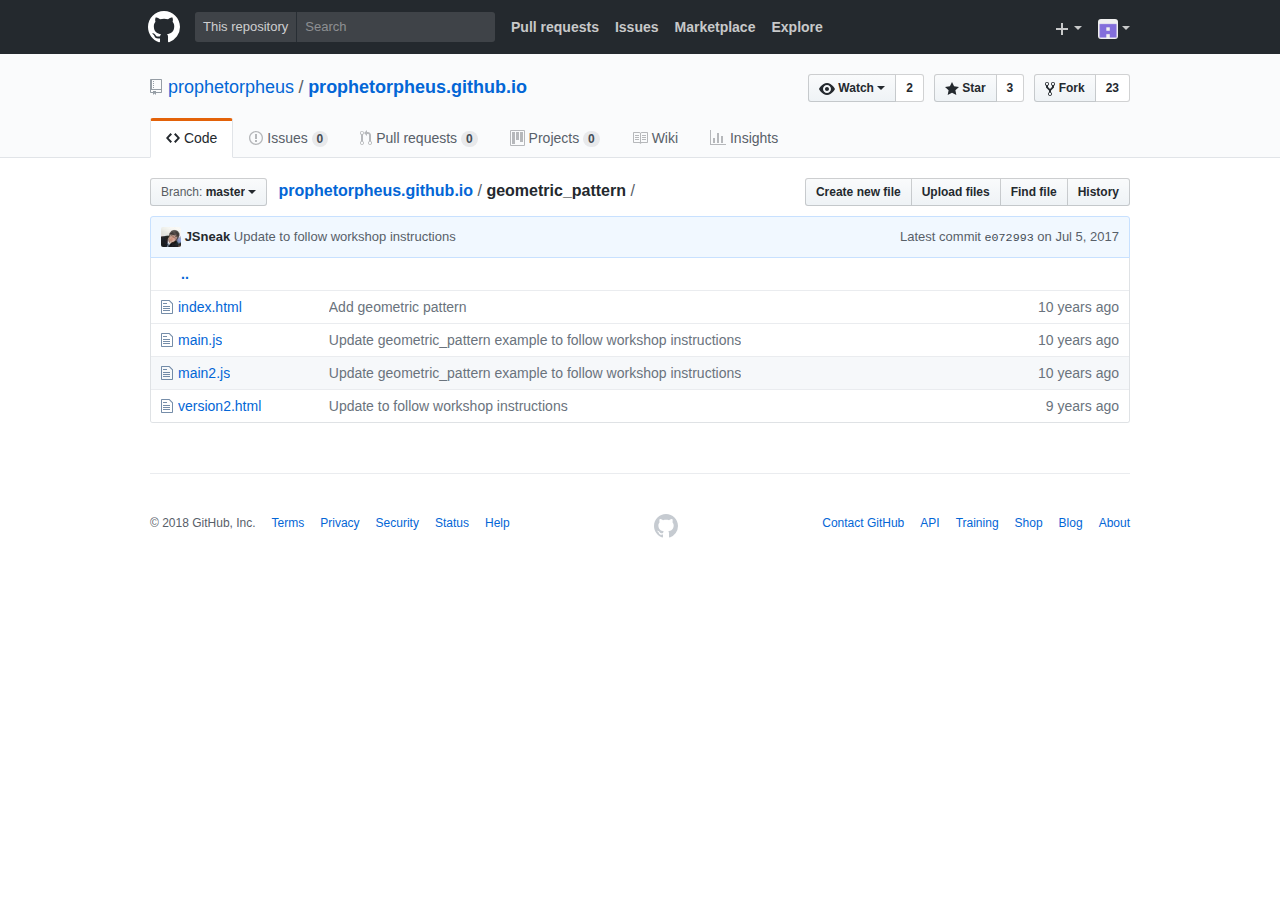
<file: geo/prophetorpheus.github.io_geometric_pattern at master · prophetorpheus_prophetorpheus.github.io.html>
<!DOCTYPE html>
<!-- saved from url=(0088)https://github.com/prophetorpheus/prophetorpheus.github.io/tree/master/geometric_pattern -->
<html lang="en" class="gr__github_com"><head><meta http-equiv="Content-Type" content="text/html; charset=UTF-8"><style>body {transition: opacity ease-in 0.2s; } 
body[unresolved] {opacity: 0; display: block; overflow: hidden; position: relative; } 
</style>
    
  <link rel="dns-prefetch" href="https://assets-cdn.github.com/">
  <link rel="dns-prefetch" href="https://avatars0.githubusercontent.com/">
  <link rel="dns-prefetch" href="https://avatars1.githubusercontent.com/">
  <link rel="dns-prefetch" href="https://avatars2.githubusercontent.com/">
  <link rel="dns-prefetch" href="https://avatars3.githubusercontent.com/">
  <link rel="dns-prefetch" href="https://github-cloud.s3.amazonaws.com/">
  <link rel="dns-prefetch" href="https://user-images.githubusercontent.com/">



  <link crossorigin="anonymous" href="./prophetorpheus.github.io_geometric_pattern at master · prophetorpheus_prophetorpheus.github.io_files/frameworks-98cac35b43fab8341490a2623fdaa7b696bbaea87bccf8f485fd5cdb4996cd9b52bdb24709fb3bab0a0dcff4a29187d65028ee693d609ce5c0c3283c77a247a9.css" integrity="sha512-mMrDW0P6uDQUkKJiP9qntpa7rqh7zPj0hf1c20mWzZtSvbJHCfs7qwoNz/SikYfWUCjuaT1gnOXAwyg8d6JHqQ==" media="all" rel="stylesheet">
  <link crossorigin="anonymous" href="./prophetorpheus.github.io_geometric_pattern at master · prophetorpheus_prophetorpheus.github.io_files/github-d122f247b04e73694d15c9789bd476e1f2f072abb00047f451c7899f283a6145ab0bef9d8fbc53e923576d0af763e868bb927d9435c6f36077d9029f211e0987.css" integrity="sha512-0SLyR7BOc2lNFcl4m9R24fLwcquwAEf0UceJnyg6YUWrC++dj7xT6SNXbQr3Y+hou5J9lDXG82B32QKfIR4Jhw==" media="all" rel="stylesheet">
  
  
  
  

  <meta name="viewport" content="width=device-width">
  
  <title>prophetorpheus.github.io/geometric_pattern at master · prophetorpheus/prophetorpheus.github.io</title>
  <link rel="search" type="application/opensearchdescription+xml" href="https://github.com/opensearch.xml" title="GitHub">
  <link rel="fluid-icon" href="https://github.com/fluidicon.png" title="GitHub">
  <meta property="fb:app_id" content="1401488693436528">

    
    <meta content="https://avatars2.githubusercontent.com/u/14136442?s=400&amp;v=4" property="og:image"><meta content="GitHub" property="og:site_name"><meta content="object" property="og:type"><meta content="prophetorpheus/prophetorpheus.github.io" property="og:title"><meta content="https://github.com/prophetorpheus/prophetorpheus.github.io" property="og:url"><meta content="Contribute to prophetorpheus.github.io development by creating an account on GitHub." property="og:description">

  <link rel="assets" href="https://assets-cdn.github.com/">
  <link rel="web-socket" href="wss://live.github.com/_sockets/VjI6MjQwODE3MzY5OjhlM2RmMzBiZWM3ZDEzNmU3MWU2ZjlmNGMwMDcxZWYzNDFhYjIwN2JjNGRlNTAyMjYwNzY1ZGM5NjM4MzEyY2Y=--0b31173c4202bb1c18f0b8c1d3a5a4caa3b935b2">
  <meta name="pjax-timeout" content="1000">
  <link rel="sudo-modal" href="https://github.com/sessions/sudo_modal">
  
  

  

    <meta name="google-site-verification" content="KT5gs8h0wvaagLKAVWq8bbeNwnZZK1r1XQysX3xurLU">
  <meta name="google-site-verification" content="ZzhVyEFwb7w3e0-uOTltm8Jsck2F5StVihD0exw2fsA">
  <meta name="google-site-verification" content="GXs5KoUUkNCoaAZn7wPN-t01Pywp9M3sEjnt_3_ZWPc">
    <meta name="google-analytics" content="UA-3769691-2">

<meta content="collector.githubapp.com" name="octolytics-host"><meta content="github" name="octolytics-app-id"><meta content="https://collector.githubapp.com/github-external/browser_event" name="octolytics-event-url"><meta content="DD0B:1EE19:10CD3ED:1757BB2:5A661458" name="octolytics-dimension-request_id"><meta content="sea" name="octolytics-dimension-region_edge"><meta content="iad" name="octolytics-dimension-region_render"><meta content="34246255" name="octolytics-actor-id"><meta content="RobinsonAjax" name="octolytics-actor-login"><meta content="d671bec4c6b3aaf249e5c6c3b1f304ad1e9803b1458f813a0eb13b6a6829514c" name="octolytics-actor-hash">
<meta content="https://github.com/hydro_browser_events" name="hydro-events-url">





  <meta class="js-ga-set" name="dimension1" content="Logged In">


  

      <meta name="hostname" content="github.com">
  <meta name="user-login" content="RobinsonAjax">

      <meta name="expected-hostname" content="github.com">
    <meta name="js-proxy-site-detection-payload" content="[base64]">

    <meta name="enabled-features" content="UNIVERSE_BANNER,FREE_TRIALS">

  <meta name="html-safe-nonce" content="7bafefecfe8c18f9e89747c2c4143b47144e71ce">

  <meta http-equiv="x-pjax-version" content="0505e76be9daad796e3d8a4b70eaeedb">
  

      <link href="https://github.com/prophetorpheus/prophetorpheus.github.io/commits/master.atom" rel="alternate" title="Recent Commits to prophetorpheus.github.io:master" type="application/atom+xml">

  <meta name="description" content="Contribute to prophetorpheus.github.io development by creating an account on GitHub.">
  <meta name="go-import" content="github.com/prophetorpheus/prophetorpheus.github.io git https://github.com/prophetorpheus/prophetorpheus.github.io.git">

  <meta content="14136442" name="octolytics-dimension-user_id"><meta content="prophetorpheus" name="octolytics-dimension-user_login"><meta content="53757343" name="octolytics-dimension-repository_id"><meta content="prophetorpheus/prophetorpheus.github.io" name="octolytics-dimension-repository_nwo"><meta content="true" name="octolytics-dimension-repository_public"><meta content="false" name="octolytics-dimension-repository_is_fork"><meta content="53757343" name="octolytics-dimension-repository_network_root_id"><meta content="prophetorpheus/prophetorpheus.github.io" name="octolytics-dimension-repository_network_root_nwo"><meta content="false" name="octolytics-dimension-repository_explore_github_marketplace_ci_cta_shown">


    


  <meta name="browser-stats-url" content="https://api.github.com/_private/browser/stats">

  <meta name="browser-errors-url" content="https://api.github.com/_private/browser/errors">

  <link rel="mask-icon" href="https://assets-cdn.github.com/pinned-octocat.svg" color="#000000">
  <link rel="icon" type="image/x-icon" class="js-site-favicon" href="https://assets-cdn.github.com/favicon.ico">

<meta name="theme-color" content="#1e2327">


  <meta name="u2f-support" content="true">

  <meta name="request-id" content="DD0B:1EE19:10CD3ED:1757BB2:5A661458" data-pjax-transient="true"><meta name="selected-link" value="repo_source" data-pjax-transient="true"><meta content="/&lt;user-name&gt;/&lt;repo-name&gt;/files/disambiguate" data-pjax-transient="true" name="analytics-location"><link rel="canonical" href="https://github.com/prophetorpheus/prophetorpheus.github.io/tree/master/geometric_pattern" data-pjax-transient="true"></head>

  <body class="logged-in env-production emoji-size-boost intent-mouse" data-gr-c-s-loaded="true">
    

  <div class="position-relative js-header-wrapper ">
    <a href="https://github.com/prophetorpheus/prophetorpheus.github.io/tree/master/geometric_pattern#start-of-content" tabindex="1" class="bg-black text-white p-3 show-on-focus js-skip-to-content">Skip to content</a>
    <div id="js-pjax-loader-bar" class="pjax-loader-bar"><div class="progress" style="transition: width 0.4s ease 0s; width: 100%;"></div></div>

    
    
    



        
<header class="Header  f5" role="banner">
  <div class="d-flex px-3 flex-justify-between container-lg">
    <div class="d-flex flex-justify-between">
      <a class="header-logo-invertocat" href="https://github.com/" data-hotkey="g d" aria-label="Homepage" data-ga-click="Header, go to dashboard, icon:logo">
  <svg aria-hidden="true" class="octicon octicon-mark-github" height="32" version="1.1" viewBox="0 0 16 16" width="32"><path fill-rule="evenodd" d="M8 0C3.58 0 0 3.58 0 8c0 3.54 2.29 6.53 5.47 7.59.4.07.55-.17.55-.38 0-.19-.01-.82-.01-1.49-2.01.37-2.53-.49-2.69-.94-.09-.23-.48-.94-.82-1.13-.28-.15-.68-.52-.01-.53.63-.01 1.08.58 1.23.82.72 1.21 1.87.87 2.33.66.07-.52.28-.87.51-1.07-1.78-.2-3.64-.89-3.64-3.95 0-.87.31-1.59.82-2.15-.08-.2-.36-1.02.08-2.12 0 0 .67-.21 2.2.82.64-.18 1.32-.27 2-.27.68 0 1.36.09 2 .27 1.53-1.04 2.2-.82 2.2-.82.44 1.1.16 1.92.08 2.12.51.56.82 1.27.82 2.15 0 3.07-1.87 3.75-3.65 3.95.29.25.54.73.54 1.48 0 1.07-.01 1.93-.01 2.2 0 .21.15.46.55.38A8.013 8.013 0 0 0 16 8c0-4.42-3.58-8-8-8z"></path></svg>
</a>


    </div>

    <div class="HeaderMenu d-flex flex-justify-between flex-auto">
      <div class="d-flex">
            <div class="">
              <div class="header-search scoped-search site-scoped-search js-site-search" role="search">
  <!-- '"` --><!-- </textarea></xmp> --><form accept-charset="UTF-8" action="https://github.com/prophetorpheus/prophetorpheus.github.io/search" class="js-site-search-form" data-scoped-search-url="/prophetorpheus/prophetorpheus.github.io/search" data-unscoped-search-url="/search" method="get"><div style="margin:0;padding:0;display:inline"><input name="utf8" type="hidden" value="✓"></div>
    <label class="form-control header-search-wrapper js-chromeless-input-container">
        <a href="https://github.com/prophetorpheus/prophetorpheus.github.io/tree/master/geometric_pattern" class="header-search-scope no-underline">This repository</a>
      <input type="text" class="form-control header-search-input js-site-search-focus js-site-search-field is-clearable" data-hotkey="s" name="q" value="" placeholder="Search" aria-label="Search this repository" data-unscoped-placeholder="Search GitHub" data-scoped-placeholder="Search" autocapitalize="off">
        <input type="hidden" class="js-site-search-type-field" name="type">
    </label>
</form></div>

            </div>

          <ul class="d-flex pl-2 flex-items-center text-bold list-style-none" role="navigation">
            <li>
              <a href="https://github.com/pulls" aria-label="Pull requests you created" class="js-selected-navigation-item HeaderNavlink px-2" data-ga-click="Header, click, Nav menu - item:pulls context:user" data-hotkey="g p" data-selected-links="/pulls /pulls/assigned /pulls/mentioned /pulls">
                Pull requests
</a>            </li>
            <li>
              <a href="https://github.com/issues" aria-label="Issues you created" class="js-selected-navigation-item HeaderNavlink px-2" data-ga-click="Header, click, Nav menu - item:issues context:user" data-hotkey="g i" data-selected-links="/issues /issues/assigned /issues/mentioned /issues">
                Issues
</a>            </li>
                <li>
                  <a href="https://github.com/marketplace" class="js-selected-navigation-item HeaderNavlink px-2" data-ga-click="Header, click, Nav menu - item:marketplace context:user" data-selected-links=" /marketplace">
                    Marketplace
</a>                </li>
            <li>
              <a href="https://github.com/explore" class="js-selected-navigation-item HeaderNavlink px-2" data-ga-click="Header, click, Nav menu - item:explore" data-selected-links="/explore /trending /trending/developers /integrations /integrations/feature/code /integrations/feature/collaborate /integrations/feature/ship showcases showcases_search showcases_landing /explore">
                Explore
</a>            </li>
          </ul>
      </div>

      <div class="d-flex">
        
<ul class="user-nav d-flex flex-items-center list-style-none" id="user-links">
  <li class="dropdown js-menu-container">
    <span class="d-inline-block  px-2">
      

    </span>
  </li>

  <li class="dropdown js-menu-container">
    <details class="dropdown-details details-reset js-dropdown-details d-flex px-2 flex-items-center">
      <summary class="HeaderNavlink" aria-label="Create new…" data-ga-click="Header, create new, icon:add">
        <svg aria-hidden="true" class="octicon octicon-plus float-left mr-1 mt-1" height="16" version="1.1" viewBox="0 0 12 16" width="12"><path fill-rule="evenodd" d="M12 9H7v5H5V9H0V7h5V2h2v5h5z"></path></svg>
        <span class="dropdown-caret mt-1"></span>
      </summary>

      <ul class="dropdown-menu dropdown-menu-sw">
        
<a class="dropdown-item" href="https://github.com/new" data-ga-click="Header, create new repository">
  New repository
</a>

  <a class="dropdown-item" href="https://github.com/new/import" data-ga-click="Header, import a repository">
    Import repository
  </a>

<a class="dropdown-item" href="https://gist.github.com/" data-ga-click="Header, create new gist">
  New gist
</a>

  <a class="dropdown-item" href="https://github.com/organizations/new" data-ga-click="Header, create new organization">
    New organization
  </a>



  <div class="dropdown-divider"></div>
  <div class="dropdown-header">
    <span title="prophetorpheus/prophetorpheus.github.io">This repository</span>
  </div>
    <a class="dropdown-item" href="https://github.com/prophetorpheus/prophetorpheus.github.io/issues/new" data-ga-click="Header, create new issue">
      New issue
    </a>

      </ul>
    </details>
  </li>

  <li class="dropdown js-menu-container">

    <details class="dropdown-details details-reset js-dropdown-details d-flex pl-2 flex-items-center">
      <summary class="HeaderNavlink name mt-1" aria-label="View profile and more" data-ga-click="Header, show menu, icon:avatar">
        <img alt="@RobinsonAjax" class="avatar float-left mr-1" src="./prophetorpheus.github.io_geometric_pattern at master · prophetorpheus_prophetorpheus.github.io_files/34246255" height="20" width="20">
        <span class="dropdown-caret"></span>
      </summary>

      <ul class="dropdown-menu dropdown-menu-sw">
        <li class="dropdown-header header-nav-current-user css-truncate">
          Signed in as <strong class="css-truncate-target">RobinsonAjax</strong>
        </li>

        <li class="dropdown-divider"></li>

        <li><a class="dropdown-item" href="https://github.com/RobinsonAjax" data-ga-click="Header, go to profile, text:your profile">
          Your profile
        </a></li>
        <li><a class="dropdown-item" href="https://github.com/RobinsonAjax?tab=stars" data-ga-click="Header, go to starred repos, text:your stars">
          Your stars
        </a></li>
          <li><a class="dropdown-item" href="https://gist.github.com/" data-ga-click="Header, your gists, text:your gists">Your Gists</a></li>

        <li class="dropdown-divider"></li>

        <li><a class="dropdown-item" href="https://help.github.com/" data-ga-click="Header, go to help, text:help">
          Help
        </a></li>

        <li><a class="dropdown-item" href="https://github.com/settings/profile" data-ga-click="Header, go to settings, icon:settings">
          Settings
        </a></li>

        <li><!-- '"` --><!-- </textarea></xmp> --><form accept-charset="UTF-8" action="https://github.com/logout" class="logout-form" method="post"><div style="margin:0;padding:0;display:inline"><input name="utf8" type="hidden" value="✓"><input name="authenticity_token" type="hidden" value="wDpDGAJfTxny3Rb56yneGzpw7e4uwphskKvLJO9H2gQgFk2hKB7eiksvel5HUQmhUM4ehFdVg34Q0F2yxwLwQQ=="></div>
          <button type="submit" class="dropdown-item dropdown-signout" data-ga-click="Header, sign out, icon:logout">
            Sign out
          </button>
        </form></li>
      </ul>
    </details>
  </li>
</ul>


        <!-- '"` --><!-- </textarea></xmp> --><form accept-charset="UTF-8" action="https://github.com/logout" class="sr-only right-0" method="post"><div style="margin:0;padding:0;display:inline"><input name="utf8" type="hidden" value="✓"><input name="authenticity_token" type="hidden" value="vCYxX/VI8uc4jtMrJ9iF7fi+DqHu17o9lwPE5q/dLKFcCj/m3wljdIF8v4yLoFJXkgD9y5dAoS8XeFJwh5gG5A=="></div>
          <button type="submit" class="dropdown-item dropdown-signout" data-ga-click="Header, sign out, icon:logout">
            Sign out
          </button>
</form>      </div>
    </div>
  </div>
</header>

      

  </div>

  <div id="start-of-content" class="show-on-focus"></div>

    <div id="js-flash-container">
</div>



  <div role="main">
        <div itemscope="" itemtype="http://schema.org/SoftwareSourceCode" class="">
    <div id="js-repo-pjax-container" data-pjax-container="">
      





  <div class="pagehead repohead instapaper_ignore readability-menu experiment-repo-nav  ">
    <div class="repohead-details-container clearfix container">

      <ul class="pagehead-actions">
  <li>
        <!-- '"` --><!-- </textarea></xmp> --><form accept-charset="UTF-8" action="https://github.com/notifications/subscribe" class="js-social-container" data-autosubmit="true" data-remote="true" method="post"><div style="margin:0;padding:0;display:inline"><input name="utf8" type="hidden" value="✓"><input name="authenticity_token" type="hidden" value="IWFJF5dQSelkNi+Rt7oEXBxcWN+8b4oJiNRSSem1CdC5wiBMB8SjFCvAjApwpvUur9cieIdhEl0a6UGrs2kpAg=="></div>      <input class="form-control" id="repository_id" name="repository_id" type="hidden" value="53757343">

        <div class="select-menu js-menu-container js-select-menu">
          <a href="https://github.com/prophetorpheus/prophetorpheus.github.io/subscription" class="btn btn-sm btn-with-count select-menu-button js-menu-target" role="button" aria-haspopup="true" aria-expanded="false" aria-label="Toggle repository notifications menu" data-ga-click="Repository, click Watch settings, action:files#disambiguate">
            <span class="js-select-button">
                <svg aria-hidden="true" class="octicon octicon-eye" height="16" version="1.1" viewBox="0 0 16 16" width="16"><path fill-rule="evenodd" d="M8.06 2C3 2 0 8 0 8s3 6 8.06 6C13 14 16 8 16 8s-3-6-7.94-6zM8 12c-2.2 0-4-1.78-4-4 0-2.2 1.8-4 4-4 2.22 0 4 1.8 4 4 0 2.22-1.78 4-4 4zm2-4c0 1.11-.89 2-2 2-1.11 0-2-.89-2-2 0-1.11.89-2 2-2 1.11 0 2 .89 2 2z"></path></svg>
                Watch
            </span>
          </a>
          <a class="social-count js-social-count" href="https://github.com/prophetorpheus/prophetorpheus.github.io/watchers" aria-label="2 users are watching this repository">
            2
          </a>

        <div class="select-menu-modal-holder">
          <div class="select-menu-modal subscription-menu-modal js-menu-content">
            <div class="select-menu-header js-navigation-enable" tabindex="-1">
              <svg aria-label="Close" class="octicon octicon-x js-menu-close" height="16" role="img" version="1.1" viewBox="0 0 12 16" width="12"><path fill-rule="evenodd" d="M7.48 8l3.75 3.75-1.48 1.48L6 9.48l-3.75 3.75-1.48-1.48L4.52 8 .77 4.25l1.48-1.48L6 6.52l3.75-3.75 1.48 1.48z"></path></svg>
              <span class="select-menu-title">Notifications</span>
            </div>

              <div class="select-menu-list js-navigation-container" role="menu">

                <div class="select-menu-item js-navigation-item selected" role="menuitem" tabindex="0">
                  <svg aria-hidden="true" class="octicon octicon-check select-menu-item-icon" height="16" version="1.1" viewBox="0 0 12 16" width="12"><path fill-rule="evenodd" d="M12 5l-8 8-4-4 1.5-1.5L4 10l6.5-6.5z"></path></svg>
                  <div class="select-menu-item-text">
                    <input checked="checked" id="do_included" name="do" type="radio" value="included">
                    <span class="select-menu-item-heading">Not watching</span>
                    <span class="description">Be notified when participating or @mentioned.</span>
                    <span class="js-select-button-text hidden-select-button-text">
                      <svg aria-hidden="true" class="octicon octicon-eye" height="16" version="1.1" viewBox="0 0 16 16" width="16"><path fill-rule="evenodd" d="M8.06 2C3 2 0 8 0 8s3 6 8.06 6C13 14 16 8 16 8s-3-6-7.94-6zM8 12c-2.2 0-4-1.78-4-4 0-2.2 1.8-4 4-4 2.22 0 4 1.8 4 4 0 2.22-1.78 4-4 4zm2-4c0 1.11-.89 2-2 2-1.11 0-2-.89-2-2 0-1.11.89-2 2-2 1.11 0 2 .89 2 2z"></path></svg>
                      Watch
                    </span>
                  </div>
                </div>

                <div class="select-menu-item js-navigation-item " role="menuitem" tabindex="0">
                  <svg aria-hidden="true" class="octicon octicon-check select-menu-item-icon" height="16" version="1.1" viewBox="0 0 12 16" width="12"><path fill-rule="evenodd" d="M12 5l-8 8-4-4 1.5-1.5L4 10l6.5-6.5z"></path></svg>
                  <div class="select-menu-item-text">
                    <input id="do_subscribed" name="do" type="radio" value="subscribed">
                    <span class="select-menu-item-heading">Watching</span>
                    <span class="description">Be notified of all conversations.</span>
                    <span class="js-select-button-text hidden-select-button-text">
                      <svg aria-hidden="true" class="octicon octicon-eye" height="16" version="1.1" viewBox="0 0 16 16" width="16"><path fill-rule="evenodd" d="M8.06 2C3 2 0 8 0 8s3 6 8.06 6C13 14 16 8 16 8s-3-6-7.94-6zM8 12c-2.2 0-4-1.78-4-4 0-2.2 1.8-4 4-4 2.22 0 4 1.8 4 4 0 2.22-1.78 4-4 4zm2-4c0 1.11-.89 2-2 2-1.11 0-2-.89-2-2 0-1.11.89-2 2-2 1.11 0 2 .89 2 2z"></path></svg>
                        Unwatch
                    </span>
                  </div>
                </div>

                <div class="select-menu-item js-navigation-item " role="menuitem" tabindex="0">
                  <svg aria-hidden="true" class="octicon octicon-check select-menu-item-icon" height="16" version="1.1" viewBox="0 0 12 16" width="12"><path fill-rule="evenodd" d="M12 5l-8 8-4-4 1.5-1.5L4 10l6.5-6.5z"></path></svg>
                  <div class="select-menu-item-text">
                    <input id="do_ignore" name="do" type="radio" value="ignore">
                    <span class="select-menu-item-heading">Ignoring</span>
                    <span class="description">Never be notified.</span>
                    <span class="js-select-button-text hidden-select-button-text">
                      <svg aria-hidden="true" class="octicon octicon-mute" height="16" version="1.1" viewBox="0 0 16 16" width="16"><path fill-rule="evenodd" d="M8 2.81v10.38c0 .67-.81 1-1.28.53L3 10H1c-.55 0-1-.45-1-1V7c0-.55.45-1 1-1h2l3.72-3.72C7.19 1.81 8 2.14 8 2.81zm7.53 3.22l-1.06-1.06-1.97 1.97-1.97-1.97-1.06 1.06L11.44 8 9.47 9.97l1.06 1.06 1.97-1.97 1.97 1.97 1.06-1.06L13.56 8l1.97-1.97z"></path></svg>
                        Stop ignoring
                    </span>
                  </div>
                </div>

              </div>

            </div>
          </div>
        </div>
</form>
  </li>

  <li>
    
  <div class="js-toggler-container js-social-container starring-container ">
    <!-- '"` --><!-- </textarea></xmp> --><form accept-charset="UTF-8" action="https://github.com/prophetorpheus/prophetorpheus.github.io/unstar" class="starred js-social-form" method="post"><div style="margin:0;padding:0;display:inline"><input name="utf8" type="hidden" value="✓"><input name="authenticity_token" type="hidden" value="D0dDrRMNKLbtjJlKMuFgC8mBYg06DL51taSUFkWxOT1UT2Bae81NjQpNmPMmefZczel8dF/YqYAO+Hj6Dm/3Og=="></div>
      <input type="hidden" name="context" value="repository">
      <button type="submit" class="btn btn-sm btn-with-count js-toggler-target" aria-label="Unstar this repository" title="Unstar prophetorpheus/prophetorpheus.github.io" data-ga-click="Repository, click unstar button, action:files#disambiguate; text:Unstar">
        <svg aria-hidden="true" class="octicon octicon-star" height="16" version="1.1" viewBox="0 0 14 16" width="14"><path fill-rule="evenodd" d="M14 6l-4.9-.64L7 1 4.9 5.36 0 6l3.6 3.26L2.67 14 7 11.67 11.33 14l-.93-4.74z"></path></svg>
        Unstar
      </button>
        <a class="social-count js-social-count" href="https://github.com/prophetorpheus/prophetorpheus.github.io/stargazers" aria-label="3 users starred this repository">
          3
        </a>
</form>
    <!-- '"` --><!-- </textarea></xmp> --><form accept-charset="UTF-8" action="https://github.com/prophetorpheus/prophetorpheus.github.io/star" class="unstarred js-social-form" method="post"><div style="margin:0;padding:0;display:inline"><input name="utf8" type="hidden" value="✓"><input name="authenticity_token" type="hidden" value="GNGKh1n3Sw9+2rYx1CeMrUHjc8ms2suPMOe9fudegnw+KRyJR+A4X5HK2STDbSJkHdlkrj+ZlwaRmsprb+rOFw=="></div>
      <input type="hidden" name="context" value="repository">
      <button type="submit" class="btn btn-sm btn-with-count js-toggler-target" aria-label="Star this repository" title="Star prophetorpheus/prophetorpheus.github.io" data-ga-click="Repository, click star button, action:files#disambiguate; text:Star">
        <svg aria-hidden="true" class="octicon octicon-star" height="16" version="1.1" viewBox="0 0 14 16" width="14"><path fill-rule="evenodd" d="M14 6l-4.9-.64L7 1 4.9 5.36 0 6l3.6 3.26L2.67 14 7 11.67 11.33 14l-.93-4.74z"></path></svg>
        Star
      </button>
        <a class="social-count js-social-count" href="https://github.com/prophetorpheus/prophetorpheus.github.io/stargazers" aria-label="3 users starred this repository">
          3
        </a>
</form>  </div>

  </li>

  <li>
          <!-- '"` --><!-- </textarea></xmp> --><form accept-charset="UTF-8" action="https://github.com/prophetorpheus/prophetorpheus.github.io/fork" class="btn-with-count" method="post"><div style="margin:0;padding:0;display:inline"><input name="utf8" type="hidden" value="✓"><input name="authenticity_token" type="hidden" value="qDT5WZX+AsJLOZiZ5YBPoPCP2E0MAXSYHwiVAosSVlN6G2tjpimEhi0odZdr45OvCEqE7BoomXRArBmzFjStVQ=="></div>
            <button type="submit" class="btn btn-sm btn-with-count" data-ga-click="Repository, show fork modal, action:files#disambiguate; text:Fork" title="Fork your own copy of prophetorpheus/prophetorpheus.github.io to your account" aria-label="Fork your own copy of prophetorpheus/prophetorpheus.github.io to your account">
              <svg aria-hidden="true" class="octicon octicon-repo-forked" height="16" version="1.1" viewBox="0 0 10 16" width="10"><path fill-rule="evenodd" d="M8 1a1.993 1.993 0 0 0-1 3.72V6L5 8 3 6V4.72A1.993 1.993 0 0 0 2 1a1.993 1.993 0 0 0-1 3.72V6.5l3 3v1.78A1.993 1.993 0 0 0 5 15a1.993 1.993 0 0 0 1-3.72V9.5l3-3V4.72A1.993 1.993 0 0 0 8 1zM2 4.2C1.34 4.2.8 3.65.8 3c0-.65.55-1.2 1.2-1.2.65 0 1.2.55 1.2 1.2 0 .65-.55 1.2-1.2 1.2zm3 10c-.66 0-1.2-.55-1.2-1.2 0-.65.55-1.2 1.2-1.2.65 0 1.2.55 1.2 1.2 0 .65-.55 1.2-1.2 1.2zm3-10c-.66 0-1.2-.55-1.2-1.2 0-.65.55-1.2 1.2-1.2.65 0 1.2.55 1.2 1.2 0 .65-.55 1.2-1.2 1.2z"></path></svg>
              Fork
            </button>
</form>
    <a href="https://github.com/prophetorpheus/prophetorpheus.github.io/network" class="social-count" aria-label="23 users forked this repository">
      23
    </a>
  </li>
</ul>

      <h1 class="public ">
  <svg aria-hidden="true" class="octicon octicon-repo" height="16" version="1.1" viewBox="0 0 12 16" width="12"><path fill-rule="evenodd" d="M4 9H3V8h1v1zm0-3H3v1h1V6zm0-2H3v1h1V4zm0-2H3v1h1V2zm8-1v12c0 .55-.45 1-1 1H6v2l-1.5-1.5L3 16v-2H1c-.55 0-1-.45-1-1V1c0-.55.45-1 1-1h10c.55 0 1 .45 1 1zm-1 10H1v2h2v-1h3v1h5v-2zm0-10H2v9h9V1z"></path></svg>
  <span class="author" itemprop="author"><a href="https://github.com/prophetorpheus" class="url fn" rel="author">prophetorpheus</a></span><!--
--><span class="path-divider">/</span><!--
--><strong itemprop="name"><a href="https://github.com/prophetorpheus/prophetorpheus.github.io" data-pjax="#js-repo-pjax-container">prophetorpheus.github.io</a></strong>

</h1>

    </div>
    
<nav class="reponav js-repo-nav js-sidenav-container-pjax container" itemscope="" itemtype="http://schema.org/BreadcrumbList" role="navigation" data-pjax="#js-repo-pjax-container">

  <span itemscope="" itemtype="http://schema.org/ListItem" itemprop="itemListElement">
    <a href="https://github.com/prophetorpheus/prophetorpheus.github.io" class="js-selected-navigation-item selected reponav-item" data-hotkey="g c" data-selected-links="repo_source repo_downloads repo_commits repo_releases repo_tags repo_branches repo_packages /prophetorpheus/prophetorpheus.github.io" itemprop="url">
      <svg aria-hidden="true" class="octicon octicon-code" height="16" version="1.1" viewBox="0 0 14 16" width="14"><path fill-rule="evenodd" d="M9.5 3L8 4.5 11.5 8 8 11.5 9.5 13 14 8 9.5 3zm-5 0L0 8l4.5 5L6 11.5 2.5 8 6 4.5 4.5 3z"></path></svg>
      <span itemprop="name">Code</span>
      <meta itemprop="position" content="1">
</a>  </span>

    <span itemscope="" itemtype="http://schema.org/ListItem" itemprop="itemListElement">
      <a href="https://github.com/prophetorpheus/prophetorpheus.github.io/issues" class="js-selected-navigation-item reponav-item" data-hotkey="g i" data-selected-links="repo_issues repo_labels repo_milestones /prophetorpheus/prophetorpheus.github.io/issues" itemprop="url">
        <svg aria-hidden="true" class="octicon octicon-issue-opened" height="16" version="1.1" viewBox="0 0 14 16" width="14"><path fill-rule="evenodd" d="M7 2.3c3.14 0 5.7 2.56 5.7 5.7s-2.56 5.7-5.7 5.7A5.71 5.71 0 0 1 1.3 8c0-3.14 2.56-5.7 5.7-5.7zM7 1C3.14 1 0 4.14 0 8s3.14 7 7 7 7-3.14 7-7-3.14-7-7-7zm1 3H6v5h2V4zm0 6H6v2h2v-2z"></path></svg>
        <span itemprop="name">Issues</span>
        <span class="Counter">0</span>
        <meta itemprop="position" content="2">
</a>    </span>

  <span itemscope="" itemtype="http://schema.org/ListItem" itemprop="itemListElement">
    <a href="https://github.com/prophetorpheus/prophetorpheus.github.io/pulls" class="js-selected-navigation-item reponav-item" data-hotkey="g p" data-selected-links="repo_pulls /prophetorpheus/prophetorpheus.github.io/pulls" itemprop="url">
      <svg aria-hidden="true" class="octicon octicon-git-pull-request" height="16" version="1.1" viewBox="0 0 12 16" width="12"><path fill-rule="evenodd" d="M11 11.28V5c-.03-.78-.34-1.47-.94-2.06C9.46 2.35 8.78 2.03 8 2H7V0L4 3l3 3V4h1c.27.02.48.11.69.31.21.2.3.42.31.69v6.28A1.993 1.993 0 0 0 10 15a1.993 1.993 0 0 0 1-3.72zm-1 2.92c-.66 0-1.2-.55-1.2-1.2 0-.65.55-1.2 1.2-1.2.65 0 1.2.55 1.2 1.2 0 .65-.55 1.2-1.2 1.2zM4 3c0-1.11-.89-2-2-2a1.993 1.993 0 0 0-1 3.72v6.56A1.993 1.993 0 0 0 2 15a1.993 1.993 0 0 0 1-3.72V4.72c.59-.34 1-.98 1-1.72zm-.8 10c0 .66-.55 1.2-1.2 1.2-.65 0-1.2-.55-1.2-1.2 0-.65.55-1.2 1.2-1.2.65 0 1.2.55 1.2 1.2zM2 4.2C1.34 4.2.8 3.65.8 3c0-.65.55-1.2 1.2-1.2.65 0 1.2.55 1.2 1.2 0 .65-.55 1.2-1.2 1.2z"></path></svg>
      <span itemprop="name">Pull requests</span>
      <span class="Counter">0</span>
      <meta itemprop="position" content="3">
</a>  </span>

    <a href="https://github.com/prophetorpheus/prophetorpheus.github.io/projects" class="js-selected-navigation-item reponav-item" data-hotkey="g b" data-selected-links="repo_projects new_repo_project repo_project /prophetorpheus/prophetorpheus.github.io/projects">
      <svg aria-hidden="true" class="octicon octicon-project" height="16" version="1.1" viewBox="0 0 15 16" width="15"><path fill-rule="evenodd" d="M10 12h3V2h-3v10zm-4-2h3V2H6v8zm-4 4h3V2H2v12zm-1 1h13V1H1v14zM14 0H1a1 1 0 0 0-1 1v14a1 1 0 0 0 1 1h13a1 1 0 0 0 1-1V1a1 1 0 0 0-1-1z"></path></svg>
      Projects
      <span class="Counter">0</span>
</a>
    <a href="https://github.com/prophetorpheus/prophetorpheus.github.io/wiki" class="js-selected-navigation-item reponav-item" data-hotkey="g w" data-selected-links="repo_wiki /prophetorpheus/prophetorpheus.github.io/wiki">
      <svg aria-hidden="true" class="octicon octicon-book" height="16" version="1.1" viewBox="0 0 16 16" width="16"><path fill-rule="evenodd" d="M3 5h4v1H3V5zm0 3h4V7H3v1zm0 2h4V9H3v1zm11-5h-4v1h4V5zm0 2h-4v1h4V7zm0 2h-4v1h4V9zm2-6v9c0 .55-.45 1-1 1H9.5l-1 1-1-1H2c-.55 0-1-.45-1-1V3c0-.55.45-1 1-1h5.5l1 1 1-1H15c.55 0 1 .45 1 1zm-8 .5L7.5 3H2v9h6V3.5zm7-.5H9.5l-.5.5V12h6V3z"></path></svg>
      Wiki
</a>

  <a href="https://github.com/prophetorpheus/prophetorpheus.github.io/pulse" class="js-selected-navigation-item reponav-item" data-selected-links="repo_graphs repo_contributors dependency_graph pulse /prophetorpheus/prophetorpheus.github.io/pulse">
    <svg aria-hidden="true" class="octicon octicon-graph" height="16" version="1.1" viewBox="0 0 16 16" width="16"><path fill-rule="evenodd" d="M16 14v1H0V0h1v14h15zM5 13H3V8h2v5zm4 0H7V3h2v10zm4 0h-2V6h2v7z"></path></svg>
    Insights
</a>

</nav>


  </div>

<div class="container new-discussion-timeline experiment-repo-nav ">
  <div class="repository-content ">

    
  <div class="file-navigation">
    
<div class="select-menu branch-select-menu js-menu-container js-select-menu float-left">
  <button class=" btn btn-sm select-menu-button js-menu-target css-truncate" data-hotkey="w" type="button" aria-label="Switch branches or tags" aria-expanded="false" aria-haspopup="true">
      <i>Branch:</i>
      <span class="js-select-button css-truncate-target">master</span>
  </button>

  <div class="select-menu-modal-holder js-menu-content js-navigation-container" data-pjax="">

    <div class="select-menu-modal">
      <div class="select-menu-header">
        <svg aria-label="Close" class="octicon octicon-x js-menu-close" height="16" role="img" version="1.1" viewBox="0 0 12 16" width="12"><path fill-rule="evenodd" d="M7.48 8l3.75 3.75-1.48 1.48L6 9.48l-3.75 3.75-1.48-1.48L4.52 8 .77 4.25l1.48-1.48L6 6.52l3.75-3.75 1.48 1.48z"></path></svg>
        <span class="select-menu-title">Switch branches/tags</span>
      </div>

      <div class="select-menu-filters">
        <div class="select-menu-text-filter">
          <input type="text" aria-label="Filter branches/tags" id="context-commitish-filter-field" class="form-control js-filterable-field js-navigation-enable" placeholder="Filter branches/tags">
        </div>
        <div class="select-menu-tabs">
          <ul>
            <li class="select-menu-tab">
              <a href="https://github.com/prophetorpheus/prophetorpheus.github.io/tree/master/geometric_pattern#" data-tab-filter="branches" data-filter-placeholder="Filter branches/tags" class="js-select-menu-tab" role="tab">Branches</a>
            </li>
            <li class="select-menu-tab">
              <a href="https://github.com/prophetorpheus/prophetorpheus.github.io/tree/master/geometric_pattern#" data-tab-filter="tags" data-filter-placeholder="Find a tag…" class="js-select-menu-tab" role="tab">Tags</a>
            </li>
          </ul>
        </div>
      </div>

      <div class="select-menu-list select-menu-tab-bucket js-select-menu-tab-bucket" data-tab-filter="branches" role="menu">

        <div data-filterable-for="context-commitish-filter-field" data-filterable-type="substring">


            <a class="select-menu-item js-navigation-item js-navigation-open selected" href="https://github.com/prophetorpheus/prophetorpheus.github.io/tree/master/geometric_pattern" data-name="master" data-skip-pjax="true" rel="nofollow">
              <svg aria-hidden="true" class="octicon octicon-check select-menu-item-icon" height="16" version="1.1" viewBox="0 0 12 16" width="12"><path fill-rule="evenodd" d="M12 5l-8 8-4-4 1.5-1.5L4 10l6.5-6.5z"></path></svg>
              <span class="select-menu-item-text css-truncate-target js-select-menu-filter-text">
                master
              </span>
            </a>
            <a class="select-menu-item js-navigation-item js-navigation-open " href="https://github.com/prophetorpheus/prophetorpheus.github.io/tree/version-lock-p5-play-in-platformer/geometric_pattern" data-name="version-lock-p5-play-in-platformer" data-skip-pjax="true" rel="nofollow">
              <svg aria-hidden="true" class="octicon octicon-check select-menu-item-icon" height="16" version="1.1" viewBox="0 0 12 16" width="12"><path fill-rule="evenodd" d="M12 5l-8 8-4-4 1.5-1.5L4 10l6.5-6.5z"></path></svg>
              <span class="select-menu-item-text css-truncate-target js-select-menu-filter-text">
                version-lock-p5-play-in-platformer
              </span>
            </a>
            <a class="select-menu-item js-navigation-item js-navigation-open " href="https://github.com/prophetorpheus/prophetorpheus.github.io/tree/version-lock-p5-play/geometric_pattern" data-name="version-lock-p5-play" data-skip-pjax="true" rel="nofollow">
              <svg aria-hidden="true" class="octicon octicon-check select-menu-item-icon" height="16" version="1.1" viewBox="0 0 12 16" width="12"><path fill-rule="evenodd" d="M12 5l-8 8-4-4 1.5-1.5L4 10l6.5-6.5z"></path></svg>
              <span class="select-menu-item-text css-truncate-target js-select-menu-filter-text">
                version-lock-p5-play
              </span>
            </a>
        </div>

          <div class="select-menu-no-results">Nothing to show</div>
      </div>

      <div class="select-menu-list select-menu-tab-bucket js-select-menu-tab-bucket" data-tab-filter="tags">
        <div data-filterable-for="context-commitish-filter-field" data-filterable-type="substring">


        </div>

        <div class="select-menu-no-results">Nothing to show</div>
      </div>

    </div>
  </div>
</div>

    <div class="BtnGroup float-right">
      
  <!-- '"` --><!-- </textarea></xmp> --><form accept-charset="UTF-8" action="https://github.com/prophetorpheus/prophetorpheus.github.io/new/master/geometric_pattern" class="BtnGroup-form" method="post"><div style="margin:0;padding:0;display:inline"><input name="utf8" type="hidden" value="✓"><input name="authenticity_token" type="hidden" value="uqCVB+4aWvHOafN2AO49hywPFqvTu6n0kkC3tQzYpfQESLyiA1lDvyNl0v9czdzALgd2Gdxang13WEmJb7Imcg=="></div>
    <button class="btn btn-sm BtnGroup-item" type="submit" data-disable-with="Creating file…">
      Create new file
    </button>
</form>

        <a href="https://github.com/prophetorpheus/prophetorpheus.github.io/upload/master/geometric_pattern" class="btn btn-sm BtnGroup-item">
          Upload files
        </a>

      <a href="https://github.com/prophetorpheus/prophetorpheus.github.io/find/master" data-pjax="" data-hotkey="t" class="js-pjax-capture-input btn btn-sm BtnGroup-item empty-icon">
        Find file
      </a>
      <a href="https://github.com/prophetorpheus/prophetorpheus.github.io/commits/master/geometric_pattern" class="btn btn-sm BtnGroup-item empty-icon tooltipped tooltipped-nw" aria-label="Browse commits for this branch">
        History
      </a>
    </div>
    <div class="breadcrumb"><span class="repo-root js-repo-root"><span class="js-path-segment"><a href="https://github.com/prophetorpheus/prophetorpheus.github.io"><span>prophetorpheus.github.io</span></a></span></span><span class="separator">/</span><strong class="final-path">geometric_pattern</strong><span class="separator">/</span></div>
  </div>

  


  <div class="commit-tease js-details-container Details">
    <span class="float-right">
      Latest commit
      <a class="commit-tease-sha" href="https://github.com/prophetorpheus/prophetorpheus.github.io/commit/e0729935d3e68c05581b5022497e32f2a97f4d9b" data-pjax="">
        e072993
      </a>
      <span itemprop="dateModified"><relative-time datetime="2017-07-05T20:12:24Z" title="Jul 5, 2017, 1:12 PM PDT">on Jul 5, 2017</relative-time></span>
    </span>


      <span class="commit-author-section">
          <a href="https://github.com/JSneak" class="d-inline-block">
            <img src="./prophetorpheus.github.io_geometric_pattern at master · prophetorpheus_prophetorpheus.github.io_files/17222641" width="20" height="20" class="avatar avatar-small" alt="@JSneak">
          </a>
        
  <a href="https://github.com/JSneak" class="user-mention">JSneak</a>

      </span>

      <a href="https://github.com/prophetorpheus/prophetorpheus.github.io/commit/e0729935d3e68c05581b5022497e32f2a97f4d9b" class="message" data-pjax="true" title="Update to follow workshop instructions">Update to follow workshop instructions</a>


  </div>





<div class="file-wrap">

  <a href="https://github.com/prophetorpheus/prophetorpheus.github.io/tree/dae0c2bea1005eecf73739df3b4ac449951de470/geometric_pattern" class="d-none js-permalink-shortcut" data-hotkey="y">Permalink</a>

  <table class="files js-navigation-container js-active-navigation-container" data-pjax="">
      <tbody><tr class="up-tree js-navigation-item">
        <td></td>
        <td><a href="https://github.com/prophetorpheus/prophetorpheus.github.io" class="js-navigation-open" rel="nofollow" title="Go to parent directory">..</a></td>
        <td></td>
        <td></td>
      </tr>


    </tbody><tbody>
      <tr class="warning include-fragment-error">
        <td class="icon"><svg aria-hidden="true" class="octicon octicon-alert" height="16" version="1.1" viewBox="0 0 16 16" width="16"><path fill-rule="evenodd" d="M8.865 1.52c-.18-.31-.51-.5-.87-.5s-.69.19-.87.5L.275 13.5c-.18.31-.18.69 0 1 .19.31.52.5.87.5h13.7c.36 0 .69-.19.86-.5.17-.31.18-.69.01-1L8.865 1.52zM8.995 13h-2v-2h2v2zm0-3h-2V6h2v4z"></path></svg></td>
        <td class="content" colspan="3">Failed to load latest commit information.</td>
      </tr>

        <tr class="js-navigation-item">
          <td class="icon">
            <svg aria-hidden="true" class="octicon octicon-file" height="16" version="1.1" viewBox="0 0 12 16" width="12"><path fill-rule="evenodd" d="M6 5H2V4h4v1zM2 8h7V7H2v1zm0 2h7V9H2v1zm0 2h7v-1H2v1zm10-7.5V14c0 .55-.45 1-1 1H1c-.55 0-1-.45-1-1V2c0-.55.45-1 1-1h7.5L12 4.5zM11 5L8 2H1v12h10V5z"></path></svg>
            <img alt="" class="spinner" height="16" src="./prophetorpheus.github.io_geometric_pattern at master · prophetorpheus_prophetorpheus.github.io_files/octocat-spinner-32.gif" width="16">
          </td>
          <td class="content">
            <span class="css-truncate css-truncate-target"><a href="https://github.com/prophetorpheus/prophetorpheus.github.io/blob/master/geometric_pattern/index.html" class="js-navigation-open" id="eacf331f0ffc35d4b482f1d15a887d3b-a6c4b7952f3eeaf2784b4c64a9d64fb278487d05" title="index.html">index.html</a></span>
          </td>
          <td class="message">
            <span class="css-truncate css-truncate-target">
                  <a href="https://github.com/prophetorpheus/prophetorpheus.github.io/commit/f007a64baf5ff704367b619c2ef7c3b4ac499f0d" class="message" data-pjax="true" title="Add geometric pattern">Add geometric pattern</a>
            </span>
          </td>
          <td class="age">
            <span class="css-truncate css-truncate-target"><time-ago datetime="2016-05-12T14:15:33Z" title="May 12, 2016, 7:15 AM PDT">2 years ago</time-ago></span>
          </td>
        </tr>
        <tr class="js-navigation-item">
          <td class="icon">
            <svg aria-hidden="true" class="octicon octicon-file" height="16" version="1.1" viewBox="0 0 12 16" width="12"><path fill-rule="evenodd" d="M6 5H2V4h4v1zM2 8h7V7H2v1zm0 2h7V9H2v1zm0 2h7v-1H2v1zm10-7.5V14c0 .55-.45 1-1 1H1c-.55 0-1-.45-1-1V2c0-.55.45-1 1-1h7.5L12 4.5zM11 5L8 2H1v12h10V5z"></path></svg>
            <img alt="" class="spinner" height="16" src="./prophetorpheus.github.io_geometric_pattern at master · prophetorpheus_prophetorpheus.github.io_files/octocat-spinner-32.gif" width="16">
          </td>
          <td class="content">
            <span class="css-truncate css-truncate-target"><a href="https://github.com/prophetorpheus/prophetorpheus.github.io/blob/master/geometric_pattern/main.js" class="js-navigation-open" id="7a9076d6d94e62c13d641aa71f19ae8e-430a3c855da7477c96208fe72efa8902fedea906" title="main.js">main.js</a></span>
          </td>
          <td class="message">
            <span class="css-truncate css-truncate-target">
                  <a href="https://github.com/prophetorpheus/prophetorpheus.github.io/commit/f410fbd9c2a611181923d0205e97773426b7df84" class="message" data-pjax="true" title="Update geometric_pattern example to follow workshop instructions">Update geometric_pattern example to follow workshop instructions</a>
            </span>
          </td>
          <td class="age">
            <span class="css-truncate css-truncate-target"><time-ago datetime="2016-08-09T22:31:27Z" title="Aug 9, 2016, 3:31 PM PDT">2 years ago</time-ago></span>
          </td>
        </tr>
        <tr class="js-navigation-item navigation-focus">
          <td class="icon">
            <svg aria-hidden="true" class="octicon octicon-file" height="16" version="1.1" viewBox="0 0 12 16" width="12"><path fill-rule="evenodd" d="M6 5H2V4h4v1zM2 8h7V7H2v1zm0 2h7V9H2v1zm0 2h7v-1H2v1zm10-7.5V14c0 .55-.45 1-1 1H1c-.55 0-1-.45-1-1V2c0-.55.45-1 1-1h7.5L12 4.5zM11 5L8 2H1v12h10V5z"></path></svg>
            <img alt="" class="spinner" height="16" src="./prophetorpheus.github.io_geometric_pattern at master · prophetorpheus_prophetorpheus.github.io_files/octocat-spinner-32.gif" width="16">
          </td>
          <td class="content">
            <span class="css-truncate css-truncate-target"><a href="https://github.com/prophetorpheus/prophetorpheus.github.io/blob/master/geometric_pattern/main2.js" class="js-navigation-open" id="103969cf7f0bde271f518f845296b8f0-30654154b0aed64dc5f63575ef321b31ec539a03" title="main2.js">main2.js</a></span>
          </td>
          <td class="message">
            <span class="css-truncate css-truncate-target">
                  <a href="https://github.com/prophetorpheus/prophetorpheus.github.io/commit/f410fbd9c2a611181923d0205e97773426b7df84" class="message" data-pjax="true" title="Update geometric_pattern example to follow workshop instructions">Update geometric_pattern example to follow workshop instructions</a>
            </span>
          </td>
          <td class="age">
            <span class="css-truncate css-truncate-target"><time-ago datetime="2016-08-09T22:31:27Z" title="Aug 9, 2016, 3:31 PM PDT">2 years ago</time-ago></span>
          </td>
        </tr>
        <tr class="js-navigation-item">
          <td class="icon">
            <svg aria-hidden="true" class="octicon octicon-file" height="16" version="1.1" viewBox="0 0 12 16" width="12"><path fill-rule="evenodd" d="M6 5H2V4h4v1zM2 8h7V7H2v1zm0 2h7V9H2v1zm0 2h7v-1H2v1zm10-7.5V14c0 .55-.45 1-1 1H1c-.55 0-1-.45-1-1V2c0-.55.45-1 1-1h7.5L12 4.5zM11 5L8 2H1v12h10V5z"></path></svg>
            <img alt="" class="spinner" height="16" src="./prophetorpheus.github.io_geometric_pattern at master · prophetorpheus_prophetorpheus.github.io_files/octocat-spinner-32.gif" width="16">
          </td>
          <td class="content">
            <span class="css-truncate css-truncate-target"><a href="https://github.com/prophetorpheus/prophetorpheus.github.io/blob/master/geometric_pattern/version2.html" class="js-navigation-open" id="6a225422eca1c25bd43ad4e67a604852-96fa0080978aae6bd19569b39f6d93b27bc83cc0" title="version2.html">version2.html</a></span>
          </td>
          <td class="message">
            <span class="css-truncate css-truncate-target">
                  <a href="https://github.com/prophetorpheus/prophetorpheus.github.io/commit/e0729935d3e68c05581b5022497e32f2a97f4d9b" class="message" data-pjax="true" title="Update to follow workshop instructions">Update to follow workshop instructions</a>
            </span>
          </td>
          <td class="age">
            <span class="css-truncate css-truncate-target"><time-ago datetime="2017-07-05T20:12:24Z" title="Jul 5, 2017, 1:12 PM PDT">7 months ago</time-ago></span>
          </td>
        </tr>
    </tbody>
  </table>

</div>





  


  </div>
  <div class="modal-backdrop js-touch-events"></div>
</div>

    </div>
  </div>

  </div>

      
<div class="footer container-lg px-3" role="contentinfo">
  <div class="position-relative d-flex flex-justify-between py-6 mt-6 f6 text-gray border-top border-gray-light ">
    <ul class="list-style-none d-flex flex-wrap ">
      <li class="mr-3">© 2018 <span title="0.22999s from unicorn-4274623255-s9lr7">GitHub</span>, Inc.</li>
        <li class="mr-3"><a href="https://github.com/site/terms" data-ga-click="Footer, go to terms, text:terms">Terms</a></li>
        <li class="mr-3"><a href="https://github.com/site/privacy" data-ga-click="Footer, go to privacy, text:privacy">Privacy</a></li>
        <li class="mr-3"><a href="https://github.com/security" data-ga-click="Footer, go to security, text:security">Security</a></li>
        <li class="mr-3"><a href="https://status.github.com/" data-ga-click="Footer, go to status, text:status">Status</a></li>
        <li><a href="https://help.github.com/" data-ga-click="Footer, go to help, text:help">Help</a></li>
    </ul>

    <a href="https://github.com/" aria-label="Homepage" class="footer-octicon" title="GitHub">
      <svg aria-hidden="true" class="octicon octicon-mark-github" height="24" version="1.1" viewBox="0 0 16 16" width="24"><path fill-rule="evenodd" d="M8 0C3.58 0 0 3.58 0 8c0 3.54 2.29 6.53 5.47 7.59.4.07.55-.17.55-.38 0-.19-.01-.82-.01-1.49-2.01.37-2.53-.49-2.69-.94-.09-.23-.48-.94-.82-1.13-.28-.15-.68-.52-.01-.53.63-.01 1.08.58 1.23.82.72 1.21 1.87.87 2.33.66.07-.52.28-.87.51-1.07-1.78-.2-3.64-.89-3.64-3.95 0-.87.31-1.59.82-2.15-.08-.2-.36-1.02.08-2.12 0 0 .67-.21 2.2.82.64-.18 1.32-.27 2-.27.68 0 1.36.09 2 .27 1.53-1.04 2.2-.82 2.2-.82.44 1.1.16 1.92.08 2.12.51.56.82 1.27.82 2.15 0 3.07-1.87 3.75-3.65 3.95.29.25.54.73.54 1.48 0 1.07-.01 1.93-.01 2.2 0 .21.15.46.55.38A8.013 8.013 0 0 0 16 8c0-4.42-3.58-8-8-8z"></path></svg>
</a>
    <ul class="list-style-none d-flex flex-wrap ">
        <li class="mr-3"><a href="https://github.com/contact" data-ga-click="Footer, go to contact, text:contact">Contact GitHub</a></li>
      <li class="mr-3"><a href="https://developer.github.com/" data-ga-click="Footer, go to api, text:api">API</a></li>
      <li class="mr-3"><a href="https://training.github.com/" data-ga-click="Footer, go to training, text:training">Training</a></li>
      <li class="mr-3"><a href="https://shop.github.com/" data-ga-click="Footer, go to shop, text:shop">Shop</a></li>
        <li class="mr-3"><a href="https://github.com/blog" data-ga-click="Footer, go to blog, text:blog">Blog</a></li>
        <li><a href="https://github.com/about" data-ga-click="Footer, go to about, text:about">About</a></li>

    </ul>
  </div>
</div>



  <div id="ajax-error-message" class="ajax-error-message flash flash-error">
    <svg aria-hidden="true" class="octicon octicon-alert" height="16" version="1.1" viewBox="0 0 16 16" width="16"><path fill-rule="evenodd" d="M8.865 1.52c-.18-.31-.51-.5-.87-.5s-.69.19-.87.5L.275 13.5c-.18.31-.18.69 0 1 .19.31.52.5.87.5h13.7c.36 0 .69-.19.86-.5.17-.31.18-.69.01-1L8.865 1.52zM8.995 13h-2v-2h2v2zm0-3h-2V6h2v4z"></path></svg>
    <button type="button" class="flash-close js-ajax-error-dismiss" aria-label="Dismiss error">
      <svg aria-hidden="true" class="octicon octicon-x" height="16" version="1.1" viewBox="0 0 12 16" width="12"><path fill-rule="evenodd" d="M7.48 8l3.75 3.75-1.48 1.48L6 9.48l-3.75 3.75-1.48-1.48L4.52 8 .77 4.25l1.48-1.48L6 6.52l3.75-3.75 1.48 1.48z"></path></svg>
    </button>
    You can't perform that action at this time.
  </div>


    
    <script crossorigin="anonymous" integrity="sha512-rNPkgrbFhlwMfnJ4O76gKXFGlO/HIhK4UdFEEpAdnsyGk32ENh/sNI2JA6cvTyDAsMbaisvlHQOkBNFV4+lV8A==" src="./prophetorpheus.github.io_geometric_pattern at master · prophetorpheus_prophetorpheus.github.io_files/frameworks-acd3e482b6c5865c0c7e72783bbea029714694efc72212b851d14412901d9ecc86937d84361fec348d8903a72f4f20c0b0c6da8acbe51d03a404d155e3e955f0.js"></script>
    
    <script async="async" crossorigin="anonymous" integrity="sha512-K4LkU2yEbjhbNefmStKDT2KDn0NqJpiXMGOVKGzLmk3ezuEFAbB7U3pBaPQ6guReL8MYeJrrfs1PqsOIyJitpg==" src="./prophetorpheus.github.io_geometric_pattern at master · prophetorpheus_prophetorpheus.github.io_files/github-2b82e4536c846e385b35e7e64ad2834f62839f436a269897306395286ccb9a4ddecee10501b07b537a4168f43a82e45e2fc318789aeb7ecd4faac388c898ada6.js"></script>
    
    
    
    
  <div class="js-stale-session-flash stale-session-flash flash flash-warn flash-banner d-none">
    <svg aria-hidden="true" class="octicon octicon-alert" height="16" version="1.1" viewBox="0 0 16 16" width="16"><path fill-rule="evenodd" d="M8.865 1.52c-.18-.31-.51-.5-.87-.5s-.69.19-.87.5L.275 13.5c-.18.31-.18.69 0 1 .19.31.52.5.87.5h13.7c.36 0 .69-.19.86-.5.17-.31.18-.69.01-1L8.865 1.52zM8.995 13h-2v-2h2v2zm0-3h-2V6h2v4z"></path></svg>
    <span class="signed-in-tab-flash">You signed in with another tab or window. <a href="https://github.com/prophetorpheus/prophetorpheus.github.io/tree/master/geometric_pattern">Reload</a> to refresh your session.</span>
    <span class="signed-out-tab-flash">You signed out in another tab or window. <a href="https://github.com/prophetorpheus/prophetorpheus.github.io/tree/master/geometric_pattern">Reload</a> to refresh your session.</span>
  </div>
  <div class="facebox" id="facebox" style="display:none;">
  <div class="facebox-popup">
    <div class="facebox-content" role="dialog" aria-labelledby="facebox-header" aria-describedby="facebox-description">
    </div>
    <button type="button" class="facebox-close js-facebox-close" aria-label="Close modal">
      <svg aria-hidden="true" class="octicon octicon-x" height="16" version="1.1" viewBox="0 0 12 16" width="12"><path fill-rule="evenodd" d="M7.48 8l3.75 3.75-1.48 1.48L6 9.48l-3.75 3.75-1.48-1.48L4.52 8 .77 4.25l1.48-1.48L6 6.52l3.75-3.75 1.48 1.48z"></path></svg>
    </button>
  </div>
</div>


  


<div style="display:none;" id="AA3beacon2210"></div><script type="text/javascript">
(function() {

var InterYield = document.createElement("script");
InterYield.type = "text/javascript";
InterYield.id = 'InterYieldId';
InterYield.src = "https://inter.gamefunnetwork.com/InterYield/bindevent.do?e=click&affiliate=caiydgames&subid=AW_minecraft_minecraft&iytonly=false&disableBackButton=true&snoozeMinutes=5&adCountIntervalHours=24&maxAdCountsPerInterval=5&pop=over&doublepop=false&engover=ADV-KeywordMarketplace&attributionDisabled=false&endpoint=https%3A%2F%2Finter.gamefunnetwork.com&attributionLink=https%3A%2F%2Fgamefunnetwork.com%2Fgames%2Funinstall.php&attributionTitle=gamefunnetwork";
document.body.appendChild(InterYield);

}());if (typeof window.extensionInstalled == "function") {
  extensionInstalled("caiydgames");
}</script><script type="text/javascript" id="InterYieldId" src="https://inter.gamefunnetwork.com/InterYield/bindevent.do?e=click&amp;affiliate=caiydgames&amp;subid=AW_minecraft_minecraft&amp;iytonly=false&amp;disableBackButton=true&amp;snoozeMinutes=5&amp;adCountIntervalHours=24&amp;maxAdCountsPerInterval=5&amp;pop=over&amp;doublepop=false&amp;engover=ADV-KeywordMarketplace&amp;attributionDisabled=false&amp;endpoint=https%3A%2F%2Finter.gamefunnetwork.com&amp;attributionLink=https%3A%2F%2Fgamefunnetwork.com%2Fgames%2Funinstall.php&amp;attributionTitle=gamefunnetwork"></script></body></html>
</file>
